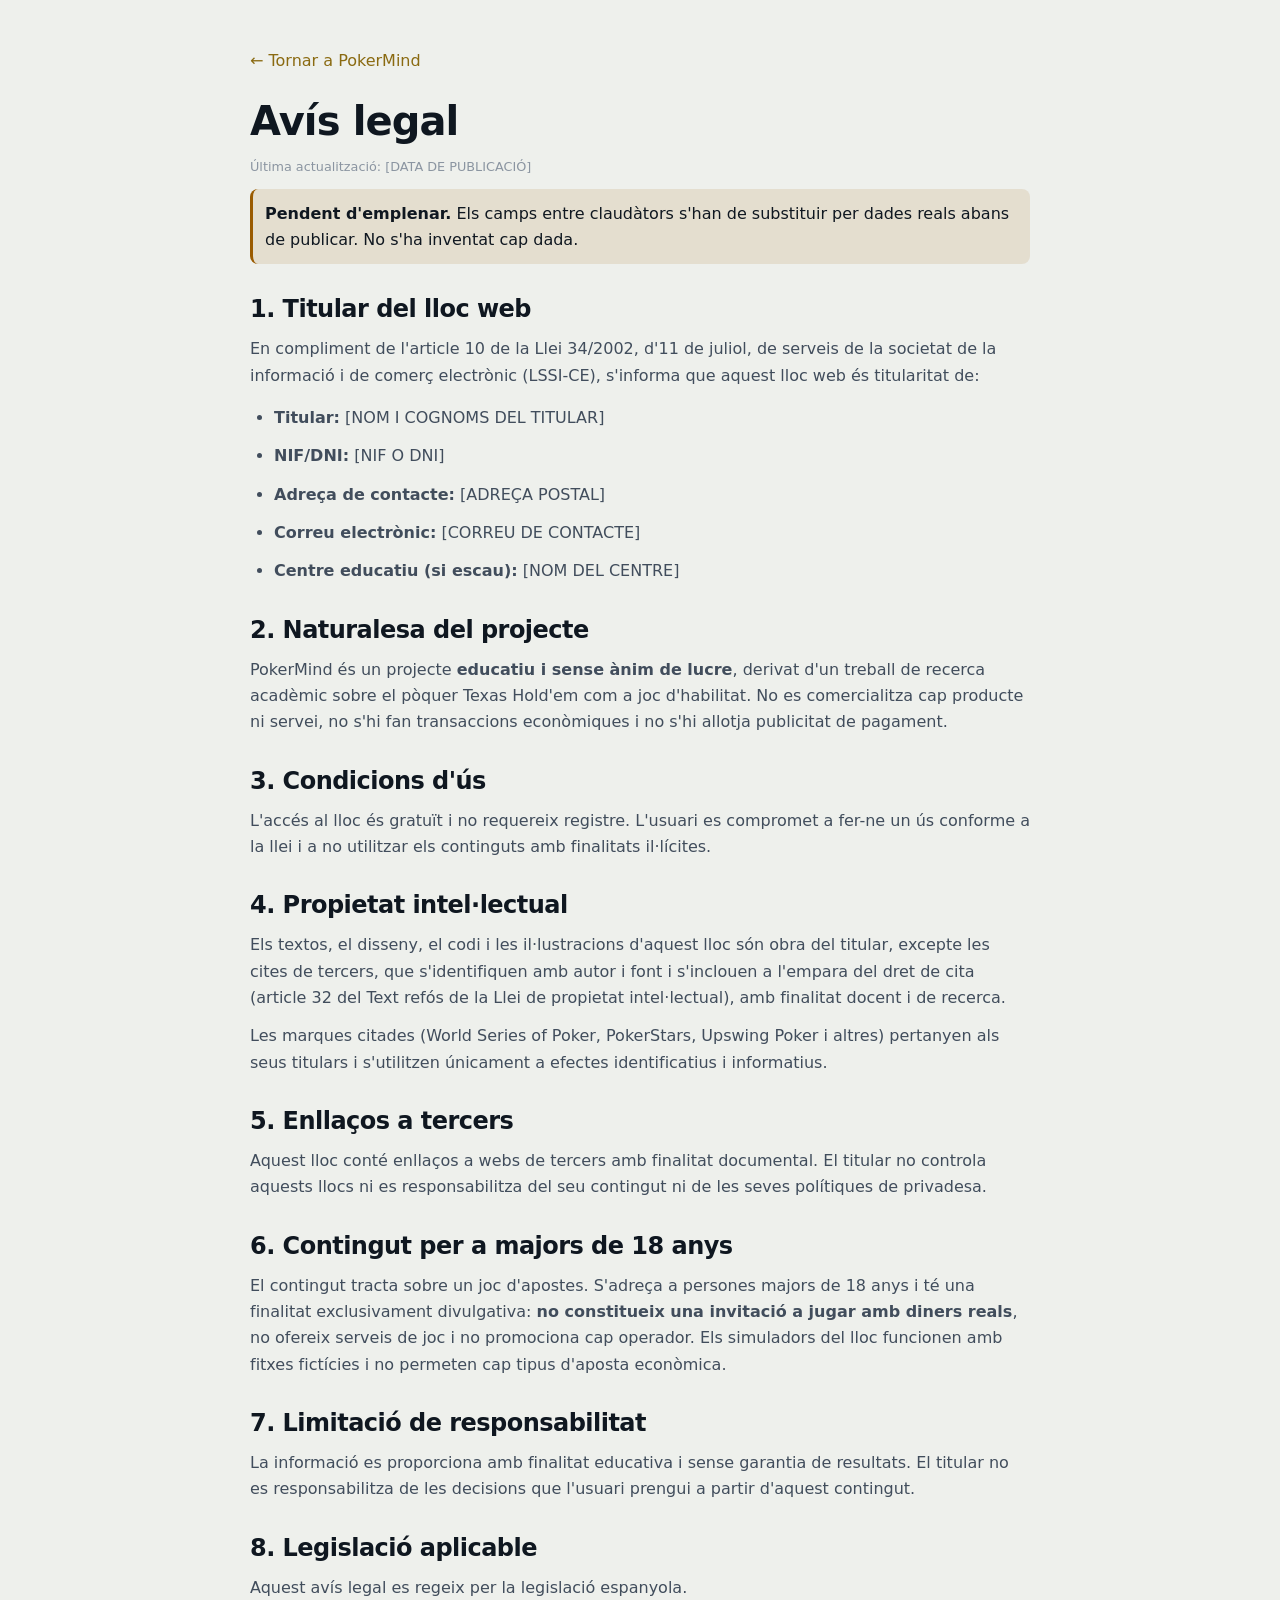
<file: legal/avis-legal.html>
<!doctype html>
<html lang="ca">
<head>
<meta charset="utf-8" />
<meta name="viewport" content="width=device-width, initial-scale=1" />
<title>Avís legal · PokerMind</title>
<meta name="description" content="Avís legal i dades identificatives del projecte educatiu PokerMind." />
<meta name="robots" content="index,follow" />
<link rel="stylesheet" href="_base.css" />
</head>
<body>
<main class="legal">
  <a class="back" href="../index.html">← Tornar a PokerMind</a>
  <h1>Avís legal</h1>
  <p class="meta">Última actualització: [DATA DE PUBLICACIÓ]</p>

  <div class="todo">
    <strong>Pendent d'emplenar.</strong> Els camps entre claudàtors s'han de substituir per dades reals
    abans de publicar. No s'ha inventat cap dada.
  </div>

  <h2>1. Titular del lloc web</h2>
  <p>En compliment de l'article 10 de la Llei 34/2002, d'11 de juliol, de serveis de la societat de la
  informació i de comerç electrònic (LSSI-CE), s'informa que aquest lloc web és titularitat de:</p>
  <ul>
    <li><strong>Titular:</strong> [NOM I COGNOMS DEL TITULAR]</li>
    <li><strong>NIF/DNI:</strong> [NIF O DNI]</li>
    <li><strong>Adreça de contacte:</strong> [ADREÇA POSTAL]</li>
    <li><strong>Correu electrònic:</strong> [CORREU DE CONTACTE]</li>
    <li><strong>Centre educatiu (si escau):</strong> [NOM DEL CENTRE]</li>
  </ul>

  <h2>2. Naturalesa del projecte</h2>
  <p>PokerMind és un projecte <strong>educatiu i sense ànim de lucre</strong>, derivat d'un treball de
  recerca acadèmic sobre el pòquer Texas Hold'em com a joc d'habilitat. No es comercialitza cap producte
  ni servei, no s'hi fan transaccions econòmiques i no s'hi allotja publicitat de pagament.</p>

  <h2>3. Condicions d'ús</h2>
  <p>L'accés al lloc és gratuït i no requereix registre. L'usuari es compromet a fer-ne un ús conforme
  a la llei i a no utilitzar els continguts amb finalitats il·lícites.</p>

  <h2>4. Propietat intel·lectual</h2>
  <p>Els textos, el disseny, el codi i les il·lustracions d'aquest lloc són obra del titular, excepte
  les cites de tercers, que s'identifiquen amb autor i font i s'inclouen a l'empara del dret de cita
  (article 32 del Text refós de la Llei de propietat intel·lectual), amb finalitat docent i de recerca.</p>
  <p>Les marques citades (World Series of Poker, PokerStars, Upswing Poker i altres) pertanyen als seus
  titulars i s'utilitzen únicament a efectes identificatius i informatius.</p>

  <h2>5. Enllaços a tercers</h2>
  <p>Aquest lloc conté enllaços a webs de tercers amb finalitat documental. El titular no controla
  aquests llocs ni es responsabilitza del seu contingut ni de les seves polítiques de privadesa.</p>

  <h2>6. Contingut per a majors de 18 anys</h2>
  <p>El contingut tracta sobre un joc d'apostes. S'adreça a persones majors de 18 anys i té una
  finalitat exclusivament divulgativa: <strong>no constitueix una invitació a jugar amb diners reals</strong>,
  no ofereix serveis de joc i no promociona cap operador. Els simuladors del lloc funcionen amb fitxes
  fictícies i no permeten cap tipus d'aposta econòmica.</p>

  <h2>7. Limitació de responsabilitat</h2>
  <p>La informació es proporciona amb finalitat educativa i sense garantia de resultats. El titular no
  es responsabilitza de les decisions que l'usuari prengui a partir d'aquest contingut.</p>

  <h2>8. Legislació aplicable</h2>
  <p>Aquest avís legal es regeix per la legislació espanyola.</p>
</main>
</body>
</html>
</file>
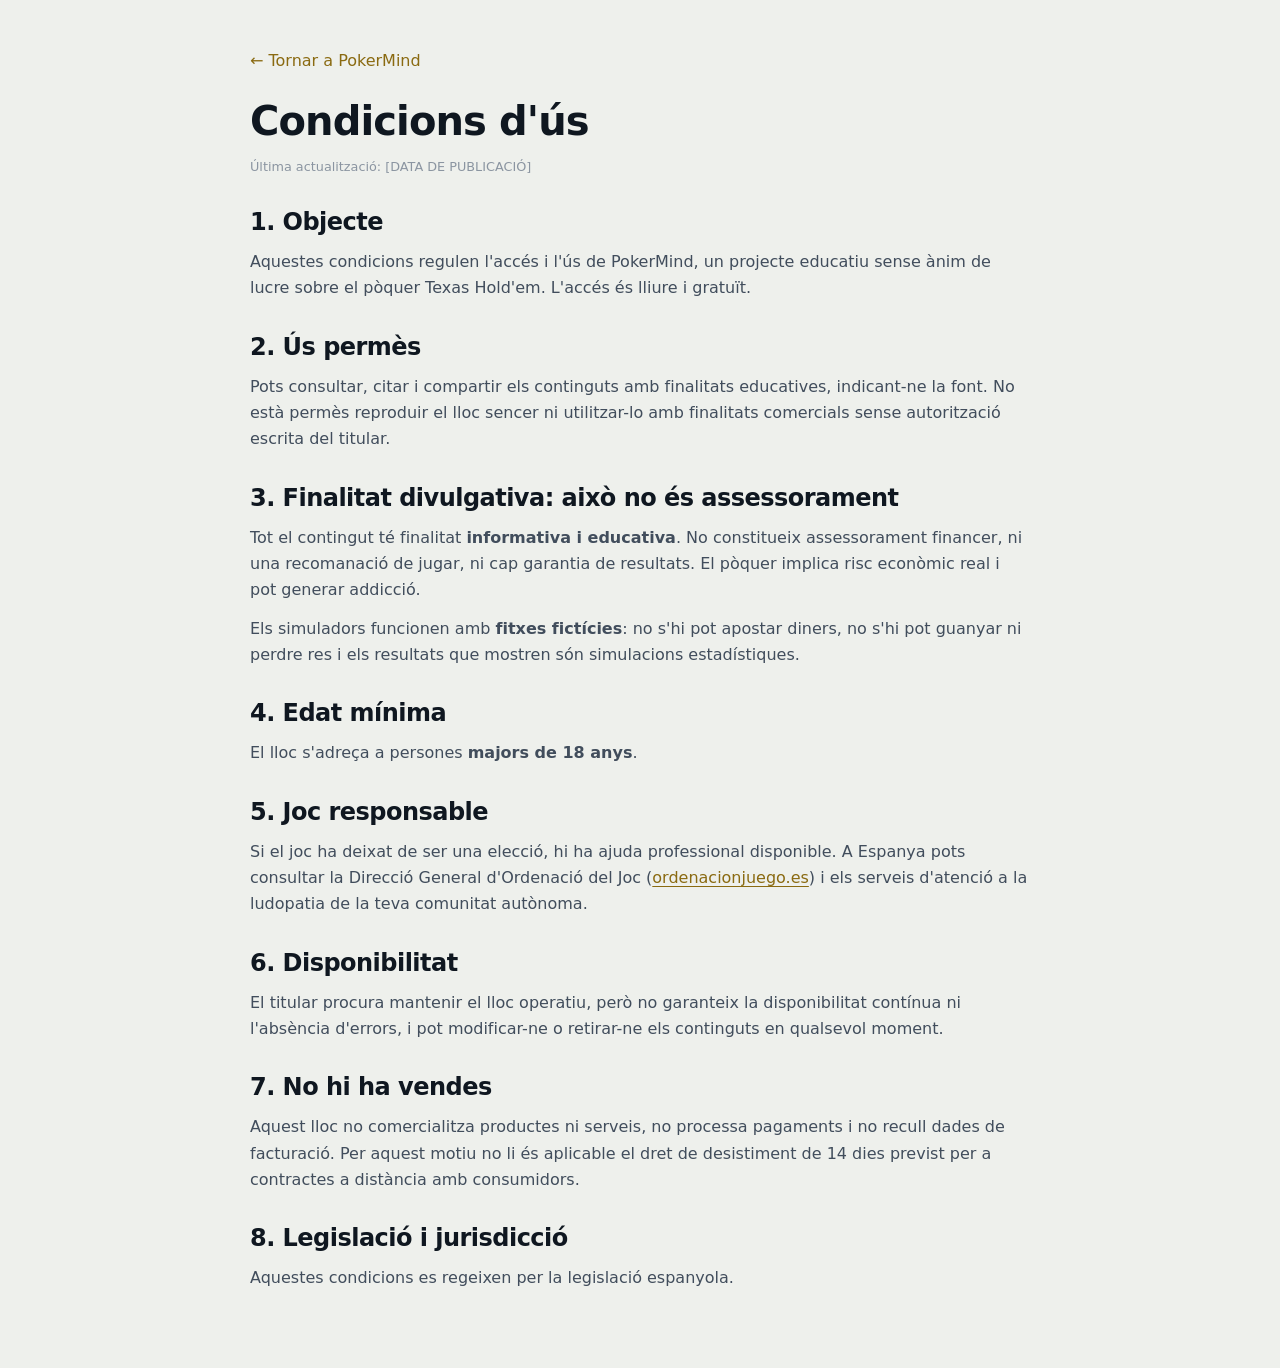
<file: legal/condicions.html>
<!doctype html>
<html lang="ca">
<head>
<meta charset="utf-8" />
<meta name="viewport" content="width=device-width, initial-scale=1" />
<title>Condicions d'ús · PokerMind</title>
<meta name="description" content="Condicions d'ús del projecte educatiu PokerMind." />
<meta name="robots" content="index,follow" />
<link rel="stylesheet" href="_base.css" />
</head>
<body>
<main class="legal">
  <a class="back" href="../index.html">← Tornar a PokerMind</a>
  <h1>Condicions d'ús</h1>
  <p class="meta">Última actualització: [DATA DE PUBLICACIÓ]</p>

  <h2>1. Objecte</h2>
  <p>Aquestes condicions regulen l'accés i l'ús de PokerMind, un projecte educatiu sense ànim de lucre
  sobre el pòquer Texas Hold'em. L'accés és lliure i gratuït.</p>

  <h2>2. Ús permès</h2>
  <p>Pots consultar, citar i compartir els continguts amb finalitats educatives, indicant-ne la font.
  No està permès reproduir el lloc sencer ni utilitzar-lo amb finalitats comercials sense autorització
  escrita del titular.</p>

  <h2>3. Finalitat divulgativa: això no és assessorament</h2>
  <p>Tot el contingut té finalitat <strong>informativa i educativa</strong>. No constitueix assessorament
  financer, ni una recomanació de jugar, ni cap garantia de resultats. El pòquer implica risc econòmic
  real i pot generar addicció.</p>
  <p>Els simuladors funcionen amb <strong>fitxes fictícies</strong>: no s'hi pot apostar diners, no s'hi
  pot guanyar ni perdre res i els resultats que mostren són simulacions estadístiques.</p>

  <h2>4. Edat mínima</h2>
  <p>El lloc s'adreça a persones <strong>majors de 18 anys</strong>.</p>

  <h2>5. Joc responsable</h2>
  <p>Si el joc ha deixat de ser una elecció, hi ha ajuda professional disponible. A Espanya pots
  consultar la Direcció General d'Ordenació del Joc
  (<a href="https://www.ordenacionjuego.es" target="_blank" rel="noopener noreferrer">ordenacionjuego.es</a>)
  i els serveis d'atenció a la ludopatia de la teva comunitat autònoma.</p>

  <h2>6. Disponibilitat</h2>
  <p>El titular procura mantenir el lloc operatiu, però no garanteix la disponibilitat contínua ni
  l'absència d'errors, i pot modificar-ne o retirar-ne els continguts en qualsevol moment.</p>

  <h2>7. No hi ha vendes</h2>
  <p>Aquest lloc no comercialitza productes ni serveis, no processa pagaments i no recull dades de
  facturació. Per aquest motiu no li és aplicable el dret de desistiment de 14 dies previst per a
  contractes a distància amb consumidors.</p>

  <h2>8. Legislació i jurisdicció</h2>
  <p>Aquestes condicions es regeixen per la legislació espanyola.</p>
</main>
</body>
</html>
</file>
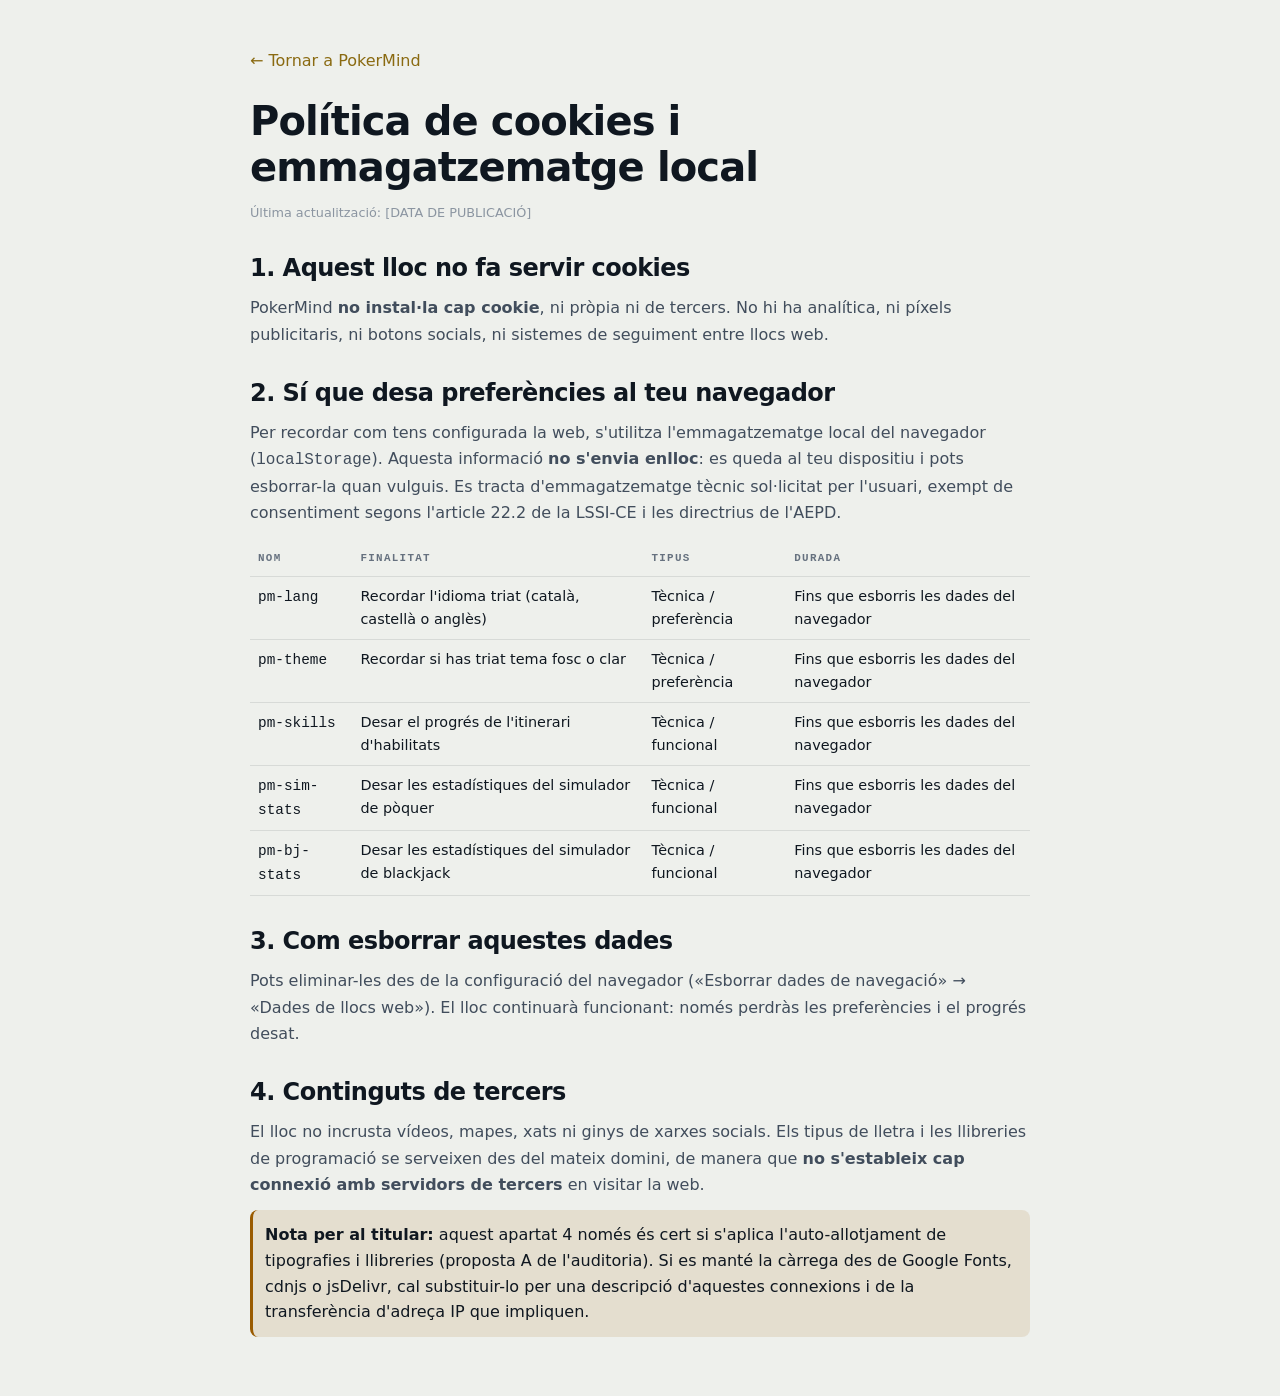
<file: legal/cookies.html>
<!doctype html>
<html lang="ca">
<head>
<meta charset="utf-8" />
<meta name="viewport" content="width=device-width, initial-scale=1" />
<title>Política de cookies i emmagatzematge · PokerMind</title>
<meta name="description" content="Quines dades desa PokerMind al teu navegador i per què." />
<meta name="robots" content="index,follow" />
<link rel="stylesheet" href="_base.css" />
</head>
<body>
<main class="legal">
  <a class="back" href="../index.html">← Tornar a PokerMind</a>
  <h1>Política de cookies i emmagatzematge local</h1>
  <p class="meta">Última actualització: [DATA DE PUBLICACIÓ]</p>

  <h2>1. Aquest lloc no fa servir cookies</h2>
  <p>PokerMind <strong>no instal·la cap cookie</strong>, ni pròpia ni de tercers. No hi ha analítica,
  ni píxels publicitaris, ni botons socials, ni sistemes de seguiment entre llocs web.</p>

  <h2>2. Sí que desa preferències al teu navegador</h2>
  <p>Per recordar com tens configurada la web, s'utilitza l'emmagatzematge local del navegador
  (<code>localStorage</code>). Aquesta informació <strong>no s'envia enlloc</strong>: es queda al teu
  dispositiu i pots esborrar-la quan vulguis. Es tracta d'emmagatzematge tècnic sol·licitat per
  l'usuari, exempt de consentiment segons l'article 22.2 de la LSSI-CE i les directrius de l'AEPD.</p>

  <table>
    <thead><tr><th>Nom</th><th>Finalitat</th><th>Tipus</th><th>Durada</th></tr></thead>
    <tbody>
      <tr><td><code>pm-lang</code></td><td>Recordar l'idioma triat (català, castellà o anglès)</td><td>Tècnica / preferència</td><td>Fins que esborris les dades del navegador</td></tr>
      <tr><td><code>pm-theme</code></td><td>Recordar si has triat tema fosc o clar</td><td>Tècnica / preferència</td><td>Fins que esborris les dades del navegador</td></tr>
      <tr><td><code>pm-skills</code></td><td>Desar el progrés de l'itinerari d'habilitats</td><td>Tècnica / funcional</td><td>Fins que esborris les dades del navegador</td></tr>
      <tr><td><code>pm-sim-stats</code></td><td>Desar les estadístiques del simulador de pòquer</td><td>Tècnica / funcional</td><td>Fins que esborris les dades del navegador</td></tr>
      <tr><td><code>pm-bj-stats</code></td><td>Desar les estadístiques del simulador de blackjack</td><td>Tècnica / funcional</td><td>Fins que esborris les dades del navegador</td></tr>
    </tbody>
  </table>

  <h2>3. Com esborrar aquestes dades</h2>
  <p>Pots eliminar-les des de la configuració del navegador («Esborrar dades de navegació» → «Dades de
  llocs web»). El lloc continuarà funcionant: només perdràs les preferències i el progrés desat.</p>

  <h2>4. Continguts de tercers</h2>
  <p>El lloc no incrusta vídeos, mapes, xats ni ginys de xarxes socials. Els tipus de lletra i les
  llibreries de programació se serveixen des del mateix domini, de manera que <strong>no s'estableix cap
  connexió amb servidors de tercers</strong> en visitar la web.</p>

  <div class="todo">
    <strong>Nota per al titular:</strong> aquest apartat 4 només és cert si s'aplica l'auto-allotjament
    de tipografies i llibreries (proposta A de l'auditoria). Si es manté la càrrega des de Google Fonts,
    cdnjs o jsDelivr, cal substituir-lo per una descripció d'aquestes connexions i de la transferència
    d'adreça IP que impliquen.
  </div>
</main>
</body>
</html>
</file>
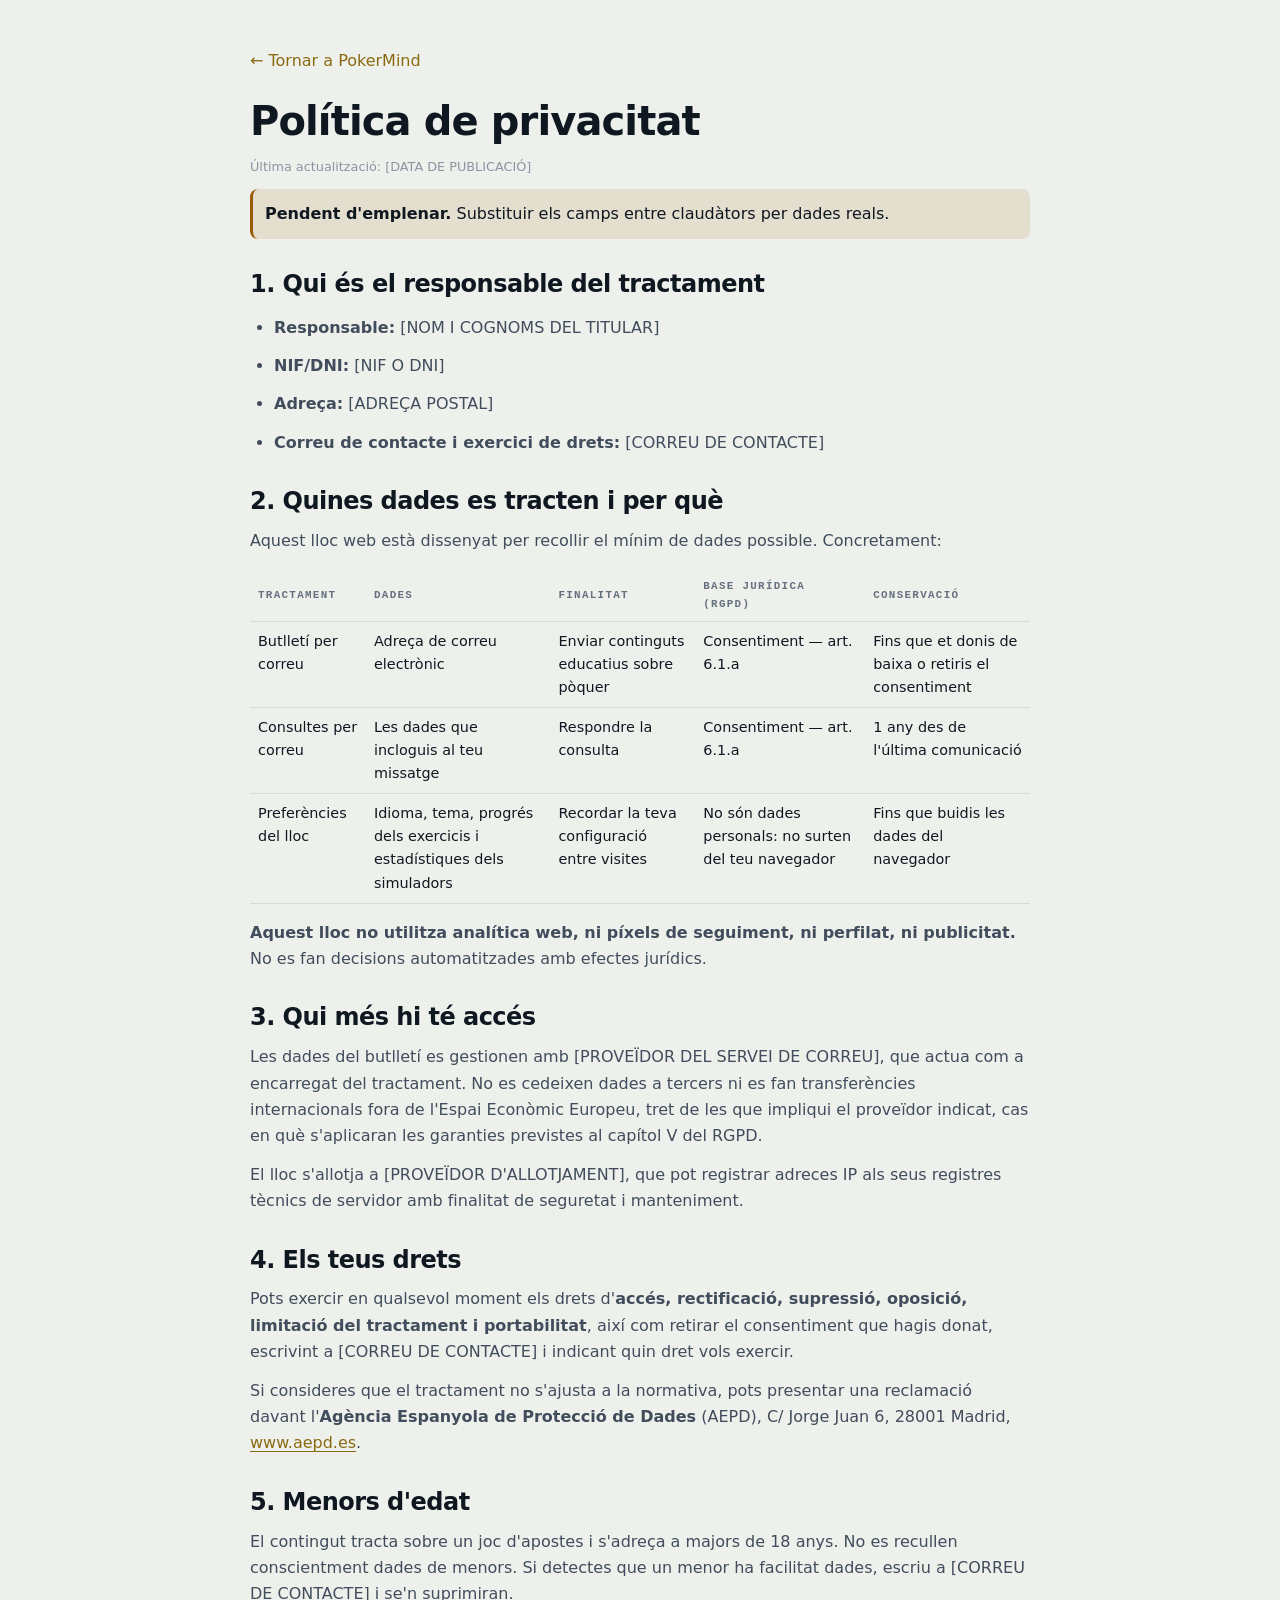
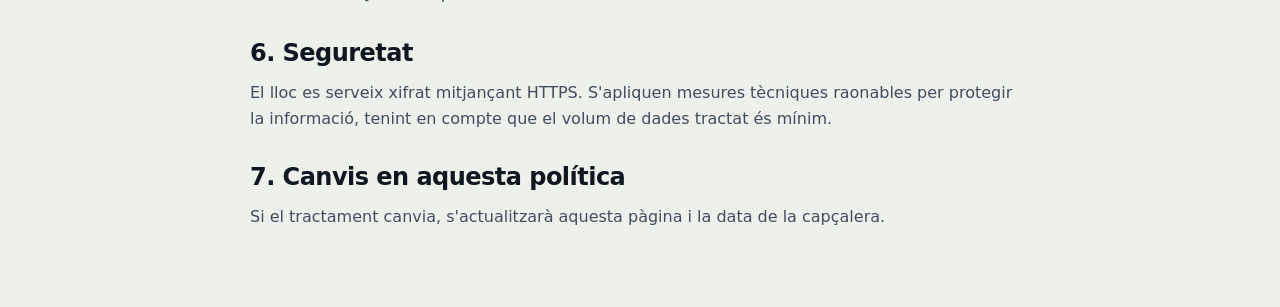
<file: legal/privacitat.html>
<!doctype html>
<html lang="ca">
<head>
<meta charset="utf-8" />
<meta name="viewport" content="width=device-width, initial-scale=1" />
<title>Política de privacitat · PokerMind</title>
<meta name="description" content="Com tracta les dades personals el projecte educatiu PokerMind." />
<meta name="robots" content="index,follow" />
<link rel="stylesheet" href="_base.css" />
</head>
<body>
<main class="legal">
  <a class="back" href="../index.html">← Tornar a PokerMind</a>
  <h1>Política de privacitat</h1>
  <p class="meta">Última actualització: [DATA DE PUBLICACIÓ]</p>

  <div class="todo"><strong>Pendent d'emplenar.</strong> Substituir els camps entre claudàtors per dades reals.</div>

  <h2>1. Qui és el responsable del tractament</h2>
  <ul>
    <li><strong>Responsable:</strong> [NOM I COGNOMS DEL TITULAR]</li>
    <li><strong>NIF/DNI:</strong> [NIF O DNI]</li>
    <li><strong>Adreça:</strong> [ADREÇA POSTAL]</li>
    <li><strong>Correu de contacte i exercici de drets:</strong> [CORREU DE CONTACTE]</li>
  </ul>

  <h2>2. Quines dades es tracten i per què</h2>
  <p>Aquest lloc web està dissenyat per recollir el mínim de dades possible. Concretament:</p>
  <table>
    <thead><tr><th>Tractament</th><th>Dades</th><th>Finalitat</th><th>Base jurídica (RGPD)</th><th>Conservació</th></tr></thead>
    <tbody>
      <tr>
        <td>Butlletí per correu</td>
        <td>Adreça de correu electrònic</td>
        <td>Enviar continguts educatius sobre pòquer</td>
        <td>Consentiment — art. 6.1.a</td>
        <td>Fins que et donis de baixa o retiris el consentiment</td>
      </tr>
      <tr>
        <td>Consultes per correu</td>
        <td>Les dades que incloguis al teu missatge</td>
        <td>Respondre la consulta</td>
        <td>Consentiment — art. 6.1.a</td>
        <td>1 any des de l'última comunicació</td>
      </tr>
      <tr>
        <td>Preferències del lloc</td>
        <td>Idioma, tema, progrés dels exercicis i estadístiques dels simuladors</td>
        <td>Recordar la teva configuració entre visites</td>
        <td>No són dades personals: no surten del teu navegador</td>
        <td>Fins que buidis les dades del navegador</td>
      </tr>
    </tbody>
  </table>
  <p><strong>Aquest lloc no utilitza analítica web, ni píxels de seguiment, ni perfilat, ni publicitat.</strong>
  No es fan decisions automatitzades amb efectes jurídics.</p>

  <h2>3. Qui més hi té accés</h2>
  <p>Les dades del butlletí es gestionen amb [PROVEÏDOR DEL SERVEI DE CORREU], que actua com a encarregat
  del tractament. No es cedeixen dades a tercers ni es fan transferències internacionals fora de l'Espai
  Econòmic Europeu, tret de les que impliqui el proveïdor indicat, cas en què s'aplicaran les garanties
  previstes al capítol V del RGPD.</p>
  <p>El lloc s'allotja a [PROVEÏDOR D'ALLOTJAMENT], que pot registrar adreces IP als seus registres
  tècnics de servidor amb finalitat de seguretat i manteniment.</p>

  <h2>4. Els teus drets</h2>
  <p>Pots exercir en qualsevol moment els drets d'<strong>accés, rectificació, supressió, oposició,
  limitació del tractament i portabilitat</strong>, així com retirar el consentiment que hagis donat,
  escrivint a [CORREU DE CONTACTE] i indicant quin dret vols exercir.</p>
  <p>Si consideres que el tractament no s'ajusta a la normativa, pots presentar una reclamació davant
  l'<strong>Agència Espanyola de Protecció de Dades</strong> (AEPD), C/ Jorge Juan 6, 28001 Madrid,
  <a href="https://www.aepd.es" target="_blank" rel="noopener noreferrer">www.aepd.es</a>.</p>

  <h2>5. Menors d'edat</h2>
  <p>El contingut tracta sobre un joc d'apostes i s'adreça a majors de 18 anys. No es recullen
  conscientment dades de menors. Si detectes que un menor ha facilitat dades, escriu a
  [CORREU DE CONTACTE] i se'n suprimiran.</p>

  <h2>6. Seguretat</h2>
  <p>El lloc es serveix xifrat mitjançant HTTPS. S'apliquen mesures tècniques raonables per protegir la
  informació, tenint en compte que el volum de dades tractat és mínim.</p>

  <h2>7. Canvis en aquesta política</h2>
  <p>Si el tractament canvia, s'actualitzarà aquesta pàgina i la data de la capçalera.</p>
</main>
</body>
</html>
</file>
<file: legal/_base.css>
/* Hoja mínima para las páginas legales: hereda los tokens del sitio */
@import url("../styles.css");
.legal{width:min(100% - 2.5rem,780px);margin:0 auto;padding:var(--sp-7) 0 var(--sp-8)}
.legal h1{font-size:var(--fs-h1);margin-bottom:var(--sp-3)}
.legal h2{font-size:var(--fs-h2);margin:var(--sp-6) 0 var(--sp-3)}
.legal p,.legal li{color:var(--ink-2);margin-bottom:var(--sp-3);line-height:1.65}
.legal ul{padding-left:var(--sp-5)}
.legal table{width:100%;border-collapse:collapse;font-size:var(--fs-small);margin:var(--sp-4) 0}
.legal th{text-align:left;padding:var(--sp-2);border-bottom:1px solid var(--line);color:var(--ink-3);
  font-family:var(--f-mono);font-size:var(--fs-micro);text-transform:uppercase;letter-spacing:.12em}
.legal td{padding:var(--sp-2);border-bottom:1px solid var(--line);vertical-align:top}
.legal .todo{background:var(--warn-wash);border-left:3px solid var(--warn);padding:var(--sp-3);border-radius:var(--r-sm);color:var(--ink)}
.legal .back{display:inline-flex;gap:var(--sp-2);align-items:center;color:var(--gold);text-decoration:none;margin-bottom:var(--sp-5)}
.legal .meta{font-size:var(--fs-caption);color:var(--ink-4)}
</file>
